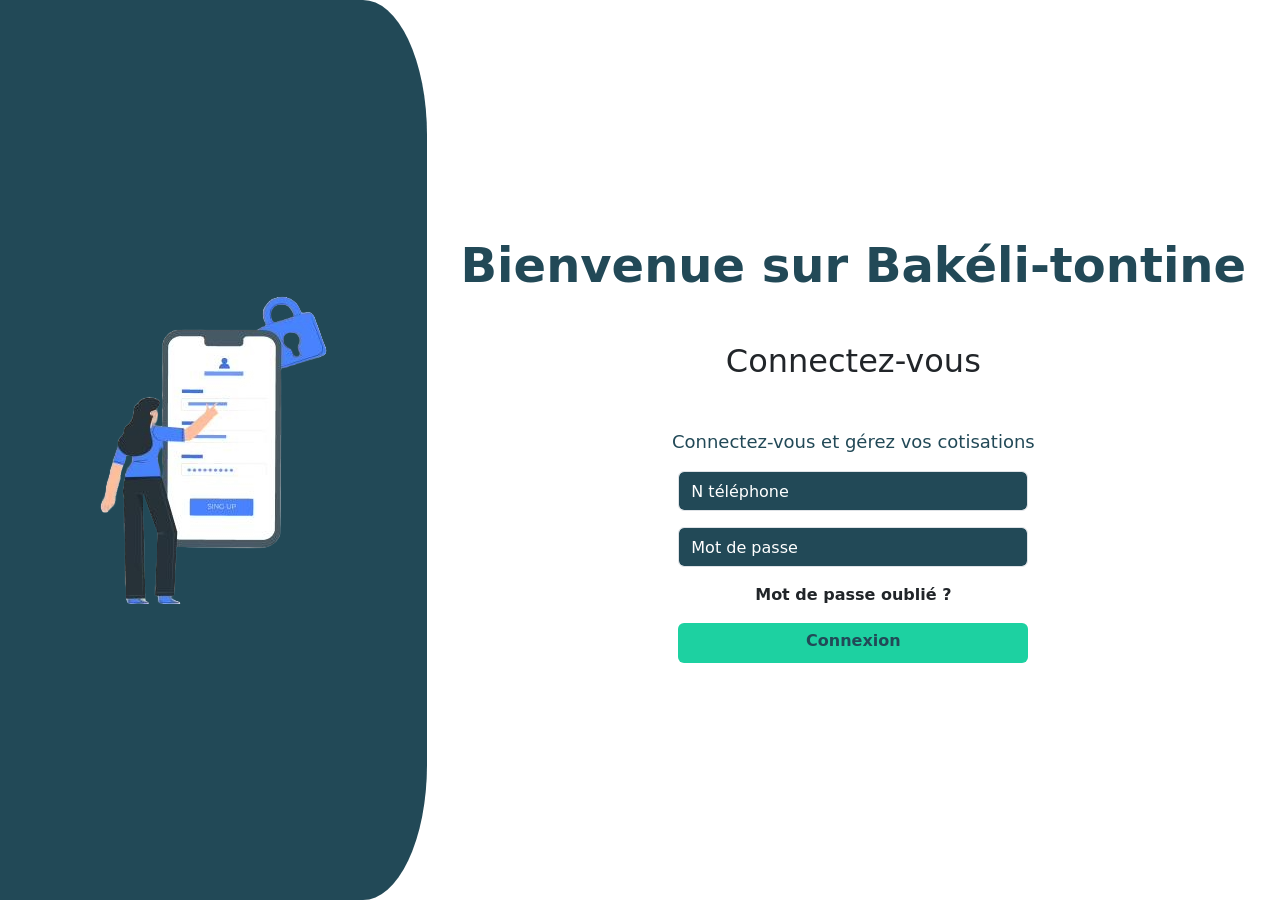
<file: index.html>
<!DOCTYPE html>
<html lang="fr">
<head>
  <meta charset="UTF-8">
  <meta name="viewport" content="width=device-width, initial-scale=1.0">
  <title>Connexion - Bakéli-tontine</title>  <link href="https://cdn.jsdelivr.net/npm/bootstrap@5.2.3/dist/css/bootstrap.min.css" rel="stylesheet">
</head>
<body>  
    <!DOCTYPE html>
<html lang="fr">
<head>
  <meta charset="UTF-8">
  <meta name="viewport" content="width=device-width, initial-scale=1.0">
  <title>Connexion - Bakéli-tontine</title>
  <!-- Bootstrap 5.2.3 -->
  <!-- <link rel="stylesheet" href="style.css"> -->
  <link href="https://cdn.jsdelivr.net/npm/bootstrap@5.2.3/dist/css/bootstrap.min.css" rel="stylesheet">
  <style>
     /* formulaire dashbord */
    .login-container {
      min-height: 100vh; /* toute la hauteur */
    }
    .login-left {
      background-color: #224957;
      color: #fff;
border-top-right-radius: 15%;   /* arrondi en haut à gauche */
border-bottom-right-radius: 15%;/* arrondi en bas à gauche */
    }
    .login-left img {
      max-width: 100%;
      height: auto;
    }
    .input-form {
      background-color: #224957;
    }
  .input-form::placeholder {
color: #fff ;
  }
    .color-titre1 {
      color: #224957 !important;
    }
    .color-titre2{
    color: #224957 !important;
    font-size: 18px;
  
    }
    .btn-custom {
      background-color: #1dd1a1;
      color: rgb(34, 73, 87);
      font-weight: bold;
      border: none;
    }
    .btn-custom:hover {
      background-color: #20DF7F;
      color: white;
    }
    
    /* Responsive */
    @media (min-width: 768px) {
      .input-form, .btn-custom {
        width: 350px;
        height: 40px;
      }
    }
    @media (max-width: 767px) {
      .input-form, .btn-custom {
        width: 100%;
        height: 45px;
      }
    }
  </style>
</head>
<body>
  <!-- page Inscription -->

<div class="container-fluid">
  <div class="row login-container">
    
    <!-- Partie gauche (image)  -->
    <div class="login-left col-md-4 d-none d-md-flex d-flex justify-content-center align-items-center">
      <img src="Images/img-formul.png" alt="Illustration" class="img-fluid">
    </div>

    <!-- Partie droite (formulaire) -->
    <div class="login-right col-12 col-md-8 d-flex flex-column justify-content-center p-4">
      <h1 class="text-center mb-5 color-titre1 display-5 fw-bold">
        Bienvenue sur <b>Bakéli-tontine</b>
      </h1>
      <h2 class="text-center  mb-5">Connectez-vous</h2>
      <p class="text-center color-titre2">Connectez-vous et gérez vos cotisations</p>
      
      <form id="loginForm" class="d-flex justify-content-center flex-column align-items-center ">
        <div class="mb-3 w-100 d-flex justify-content-center">
           <input type="text" class="form-control input-form" id="telephone" placeholder="N téléphone">
        </div>
        <div class="mb-3 w-100 d-flex justify-content-center">
          <input type="password" class="form-control input-form" id="password" placeholder="Mot de passe">
        </div>
        <div class="mb-3 d-flex align-items-end">
          <a href="mot-passe-oublie.html" class="text-decoration-none text-dark fw-bold">Mot de passe oublié ?</a>
        </div>

         <a href="Accueil.html" class="btn btn-custom">Connexion</a>
      </form>

      
    </div>
  </div>
</div>

<script src="https://cdn.jsdelivr.net/npm/bootstrap@5.2.3/dist/js/bootstrap.bundle.min.js"></script>
<script type="module" src="index.js"></script>

</body>
</html>

    <script src="https://cdn.jsdelivr.net/npm/bootstrap@5.2.3/dist/js/bootstrap.bundle.min.js"></script>
    <script type="module" src="index.js"></script>
</body>
</html>
</file>
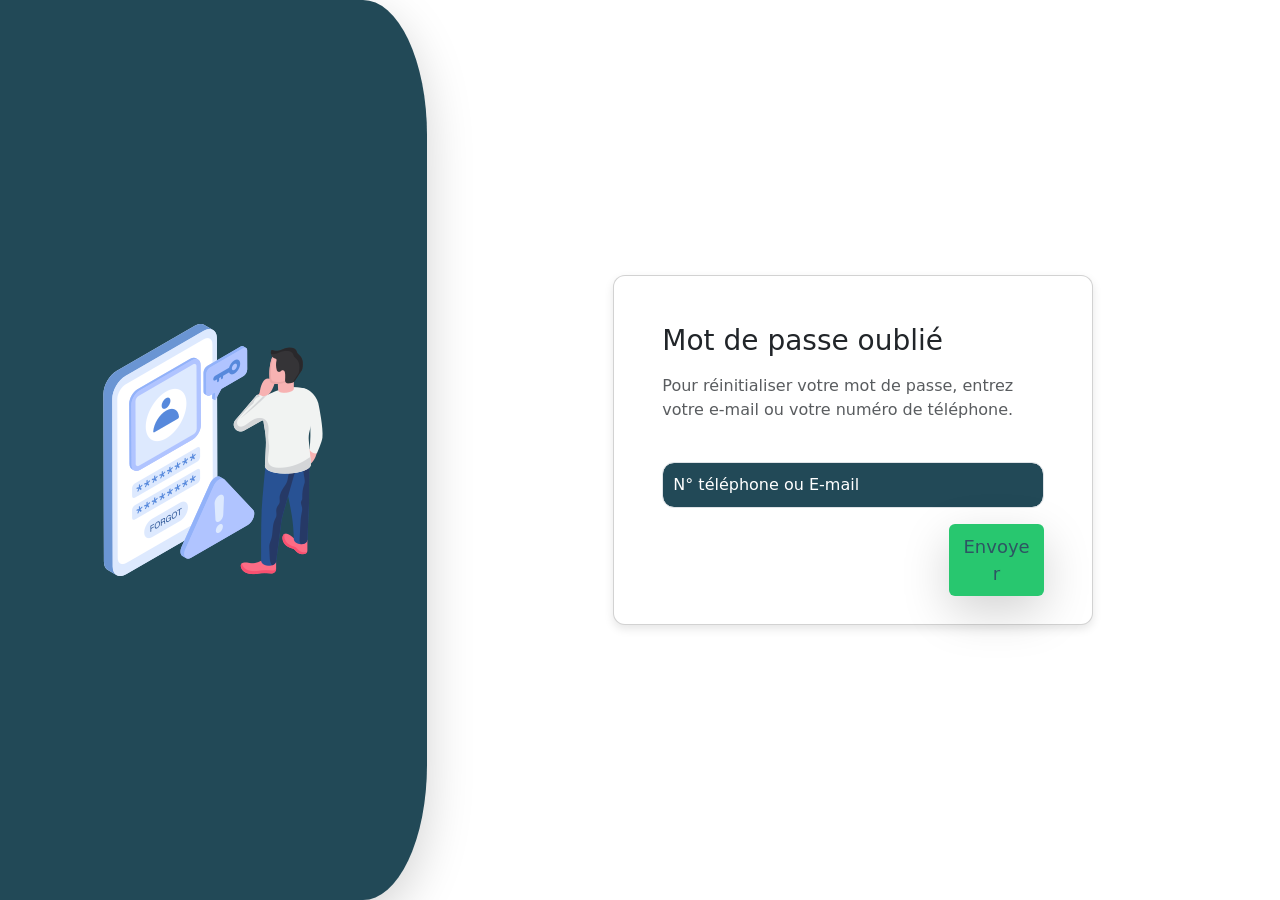
<file: mot-passe-oublie.html>
<!DOCTYPE html>
<html lang="fr">
<head>
  <meta charset="UTF-8">
  <meta name="viewport" content="width=device-width, initial-scale=1.0">
  <title>Mot de passe oublié</title>
  <!-- Bootstrap 5.2.3 -->
  <link href="https://cdn.jsdelivr.net/npm/bootstrap@5.2.3/dist/css/bootstrap.min.css" rel="stylesheet">
  <style>
    body {
      background: white;
      /* height: 100vh;
      display: flex;
      justify-content: center;
      align-items: center; */
    }
     .login-container {
      min-height: 100vh; /* toute la hauteur */
    }
    .login-left {
      background-color: #224957;
      color: #fff;
border-top-right-radius: 15%;   /* arrondi en haut à gauche */
border-bottom-right-radius: 15%;/* arrondi en bas à gauche */
    }
    .login-left img {
      max-width: 100%;
      height: auto;
    }
    .card {
        width: 480px;
        height: 350px;
      border-radius: 12px;
      box-shadow: 0 4px 10px rgba(0,0,0,0.1);
      margin: auto;
    }
    .btn-custom {
      background-color: #28c76f;
      color: #2e5563 !important;
      font-weight: 500;
      font-size: 18px;
    }
   
    .btn-custom:hover {
      background-color: #20b463;
      color: white;
    }
    .input-form {
      background-color: #224957;
      border-radius: 12px;
      padding: 10px;
    }
     .input-form::placeholder {
color: #fff ;
  }
   
  </style>
</head>
<body>

  <div class="container-fluid ">
    <div class="row login-container  ">
        <div class="login-left col-md-4 d-none d-md-flex d-flex justify-content-center align-items-center shadow-lg">
            <img src="Images/mot de passe oublier.png" alt="Illustration" class="img-fluid">
        </div>
      <div class="col-md-8 col-12 col-md-8 d-flex flex-column justify-content-center p-4">
        <div class="card p-5 ">
          <h3 class=" mb-3">Mot de passe oublié</h3>
          <p class=" text-muted">
            Pour réinitialiser votre mot de passe, entrez votre e-mail ou votre numéro de téléphone.
          </p>

          <form id="resetForm">
            <div class="mt-4">
              <input type="text" id="identifiant" class="form-control input-form" placeholder="N° téléphone ou E-mail" required>
            </div>
            <div class="d-grid d-flex justify-content-end mt-3">
              <button type="submit" class="btn btn-custom shadow-lg w-25 py-2">Envoyer</button>
            </div>
          </form>

          <!-- Zone de message -->
          <div id="message" class="mt-3 text-center"></div>
        </div>
      </div>
    </div>
  </div>
  <script src="https://cdn.jsdelivr.net/npm/bootstrap@5.2.3/dist/js/bootstrap.bundle.min.js"></script>
  <script src="passeOublie.js"></script>

</body>
</html>
</file>
<file: style.css>
body {
      font-family: Arial, sans-serif;
        background-color: rgb(243, 238, 238) !important;
    }
    /* Sidebar  utilisateur*/
    .sidebar {
      height: 100vh;
      background-color: #052c47;
      color: white;
      position: fixed;
      width: 230px;
      top: 0;
      left: 0;
      padding-top: 70px; /* espace sous la navbar */
    }
    .sidebar a {
      display: block;
      color: white;
      padding: 12px 20px ;
      text-decoration: none;
    }
    .sidebar a:hover{
      background-color: #00c853 !important;
      border-radius: 5px !important;
    
    }
    .accordion-header:hover{
      background-color: #00c853 !important;
    
    }

    /* Navbar */
    .navbar-custom {
      background-color: white;
      box-shadow: 0 2px 10px rgba(0,0,0,0.1) !important;
      position: fixed !important;
      width: calc(100% - 220px);
      left: 230px;
      top: 0;
      z-index: 1000;
    }

    /* Contenu principal */
    .content {
      margin-left: 250px;
      padding: 20px;
    }
    .carte{
        /* display: flex !important; */
      width: 350px;
      height: 180px;
    }

    .profile-pic {
      width: 35px;
      height: 35px;
      border-radius: 50%;
    }
    .accordion-button::after {
  filter: invert(1); /* icône flèche blanche */
}

.accordion-button:not(.collapsed) {
  background-color: #0d6efd; 
  color: white;
}

.accordion-body a:hover
 {
  background-color: #00c853; /* vert comme ton screenshot */
  border-radius: 4px;
}

.titre1{
background-color:#00c853; 
}
.icon-dolar{
    color: #00c853;
}
.card1{
    max-width: 350px;
      border-radius: 12px;
      box-shadow: 0 2px 8px rgba(0,0,0,0.1);
      padding: 15px;
      background: #fff;
}
.carte-caisse {
      max-width: 450px;
      border-radius: 12px;
      box-shadow: 0 2px 8px rgba(0,0,0,0.1);
      padding: 15px;
      background: #fff;
      display: flex;
      flex-wrap: wrap;
      align-items: center;
      gap: 15px;
    }
    .icone-caisse {
      background: #e8fdf1;
      width: 80px;
      height: 100px;
      border-radius: 12px;
      display: flex;
      align-items: center;
      justify-content: center;
      font-size: 30px;
      color: #00c853;
    }
    .progress {
      height: 8px;
      border-radius: 6px;
    }
    .progress-bar {
      background-color: #00c853 !important;
    }
    .table1{
      background-color: #00c853 ;
    }
     .pagination { margin: 0; }
     
      @media screen and (max-width: 1024px) {
        .icone-caisse{
           width: 40px;
      height: 60px;
        }
        .fa-sack-dollar {
          font-size: 12px;
        }
        
      }

    
 
 
 
 
 
 
 
 
 
 
 
 
 
 
 /* formulaire utilisateur */
    .login-container {
      min-height: 100vh; /* toute la hauteur */
    }
    .login-left {
      background-color: #224957;
      color: #fff;
border-top-right-radius: 15%;   /* arrondi en haut à gauche */
border-bottom-right-radius: 15%;/* arrondi en bas à gauche */
    }
    .login-left img {
      max-width: 100%;
      height: auto;
    }
    .input-form {
      background-color: #224957;
    }
  .input-form::placeholder {
color: #fff ;
  }
    .color-titre1 {
      color: #224957 !important;
    }
    .color-titre2{
    color: #224957 !important;
    font-size: 18px;
  
    }
    .btn-custom {
      background-color: #1dd1a1;
      color: rgb(34, 73, 87);
      font-weight: bold;
      border: none;
    }
    .btn-custom:hover {
      background-color: #20DF7F;
      color: white;
    }
    
    /* Responsive */
    @media (min-width: 768px) {
      .input-form, .btn-custom {
        width: 350px;
        height: 40px;
      }
    }
    @media (max-width: 767px) {
      .input-form, .btn-custom {
        width: 100%;
        height: 45px;
      }
    }
</file>
